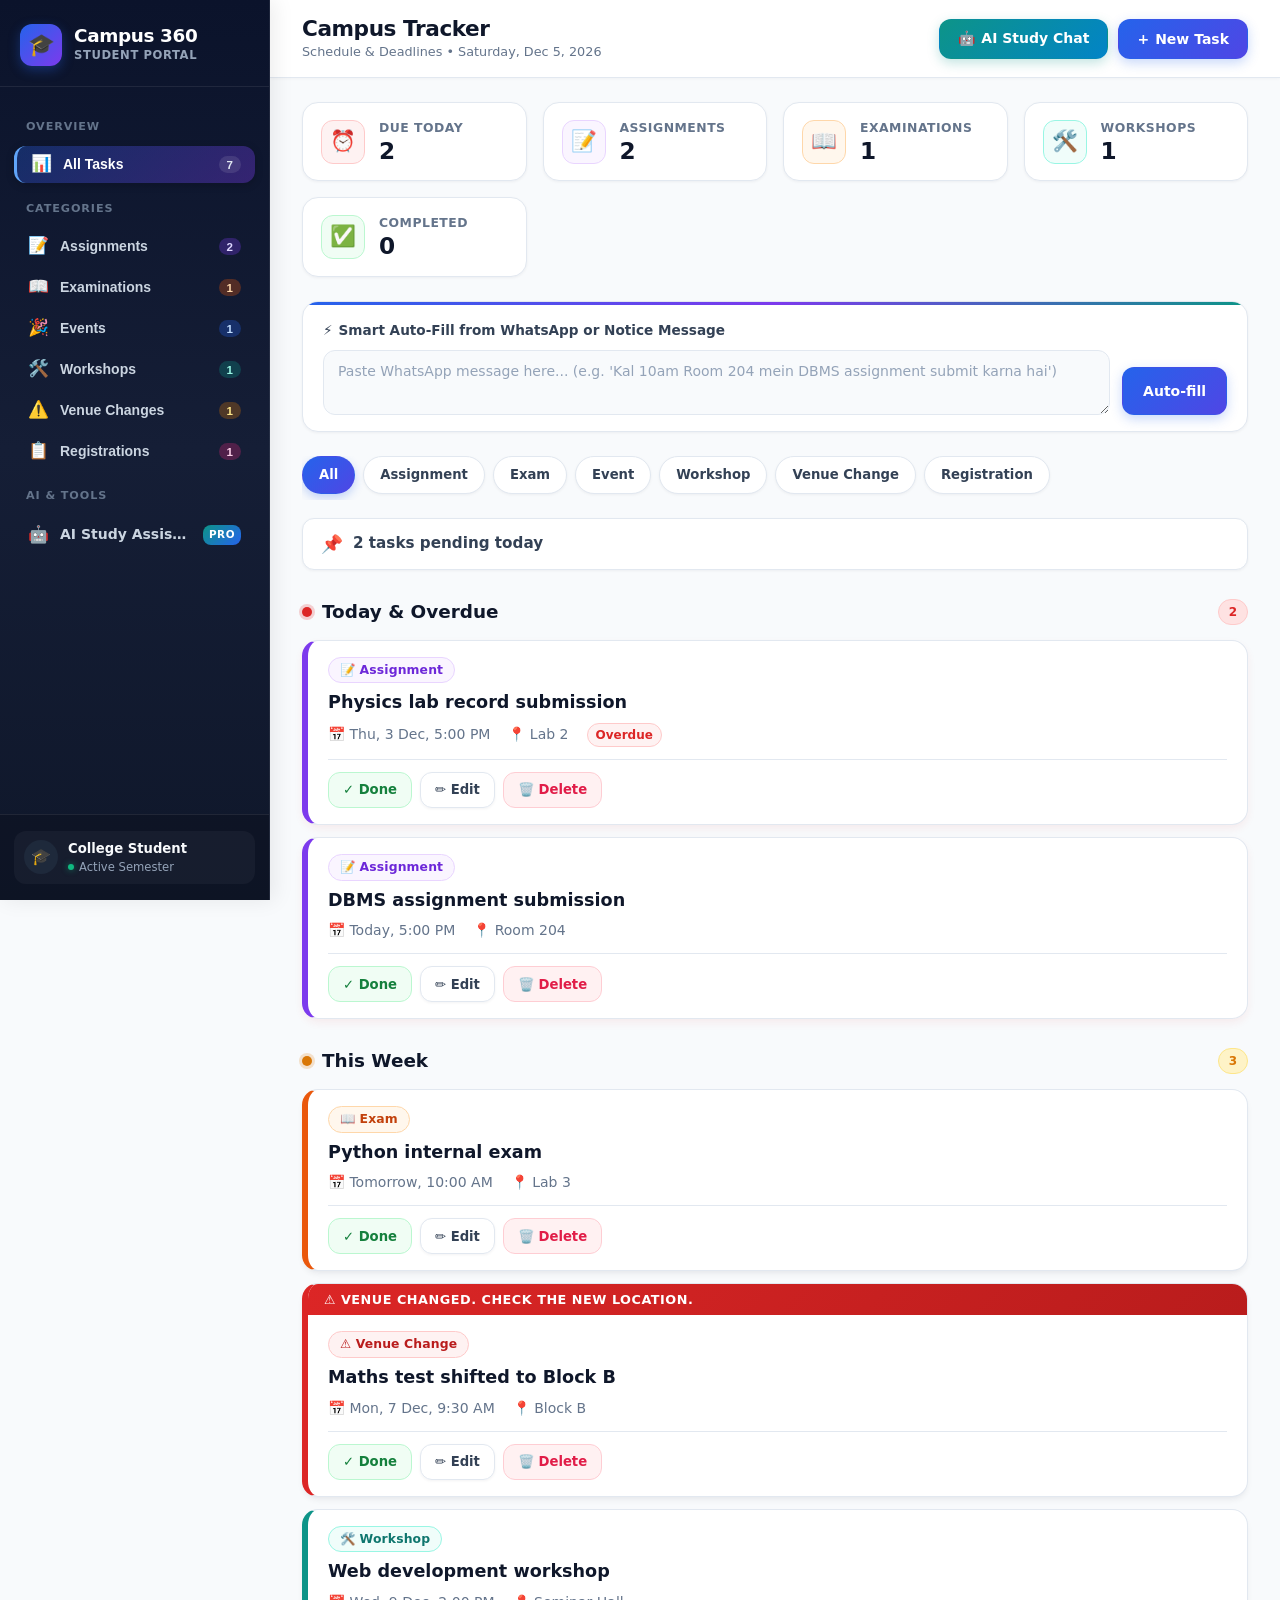
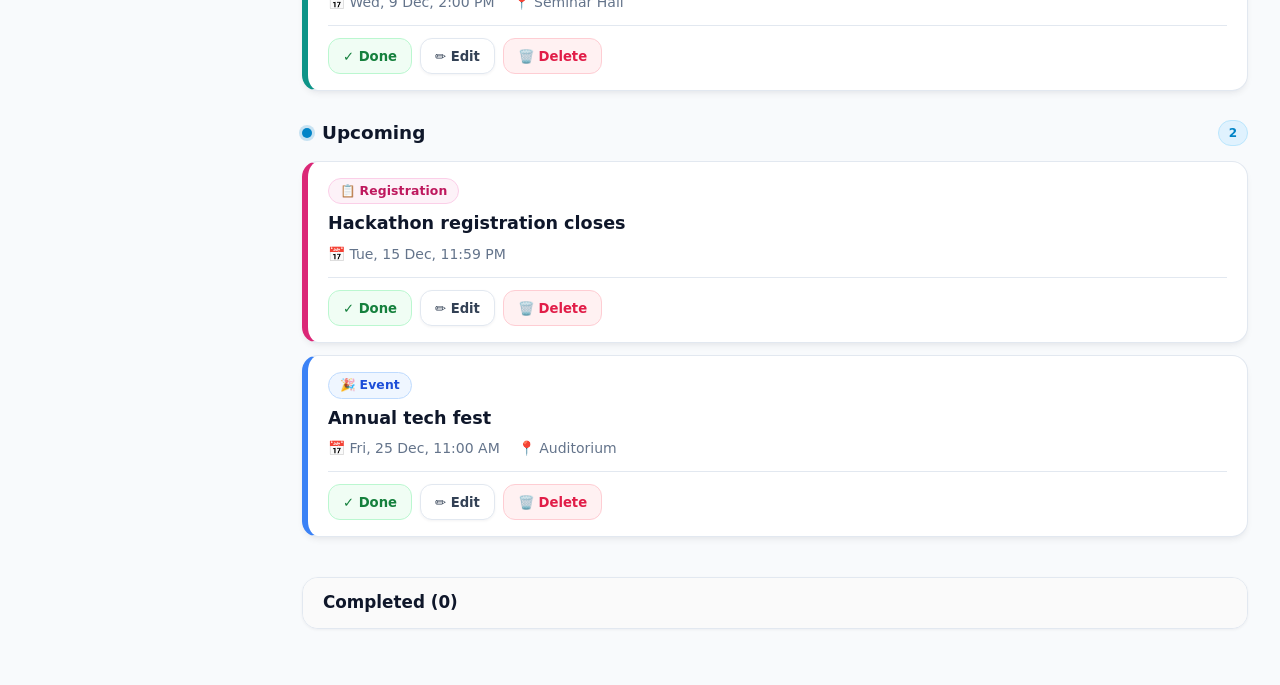
<file: index.html>
<!DOCTYPE html>
<html lang="en">

<head>
  <meta charset="UTF-8">
  <meta name="viewport" content="width=device-width, initial-scale=1">
  <title>Campus Tracker - Student SaaS Dashboard</title>
  <style>
    :root {
      /* Palette: Navy Blue, Royal Blue, Purple, Subtle Teal */
      --navy-dark: #0B132B;
      --navy-sidebar: #0F172A;
      --navy-sidebar-hover: #1E293B;
      --royal-blue: #2563EB;
      --royal-blue-hover: #1D4ED8;
      --royal-blue-light: #EFF6FF;
      --purple-primary: #7C3AED;
      --purple-light: #FAF5FF;
      --teal-accent: #0D9488;
      --teal-light: #F0FDFA;

      /* Surfaces & Clean Light Backgrounds */
      --bg-page: #F8FAFC;
      --bg-card: #FFFFFF;
      --bg-card-subtle: #F1F5F9;
      --border-card: #E2E8F0;
      --border-focus: #2563EB;

      /* Typography */
      --text-main: #0F172A;
      --text-secondary: #334155;
      --text-muted: #64748B;
      --text-subtle: #94A3B8;

      /* Soft Category Colors (Strict Specifications) */
      /* Events: Blue */
      --cat-event-bg: #EFF6FF;
      --cat-event-text: #1D4ED8;
      --cat-event-border: #BFDBFE;
      --cat-event-accent: #3B82F6;

      /* Assignments: Purple */
      --cat-assignment-bg: #FAF5FF;
      --cat-assignment-text: #6D28D9;
      --cat-assignment-border: #E9D5FF;
      --cat-assignment-accent: #7C3AED;

      /* Examinations: Orange */
      --cat-exam-bg: #FFF7ED;
      --cat-exam-text: #C2410C;
      --cat-exam-border: #FED7AA;
      --cat-exam-accent: #EA580C;

      /* Workshops: Teal */
      --cat-workshop-bg: #F0FDFA;
      --cat-workshop-text: #0F766E;
      --cat-workshop-border: #99F6E4;
      --cat-workshop-accent: #0D9488;

      /* Registrations: Pink */
      --cat-reg-bg: #FDF2F8;
      --cat-reg-text: #BE185D;
      --cat-reg-border: #FBCFE8;
      --cat-reg-accent: #DB2777;

      /* Venue Change: Amber/Red Notice */
      --cat-venue-bg: #FEF2F2;
      --cat-venue-text: #B91C1C;
      --cat-venue-border: #FECACA;
      --cat-venue-accent: #DC2626;

      /* Completed Tasks: Green */
      --cat-completed-bg: #F0FDF4;
      --cat-completed-text: #15803D;
      --cat-completed-border: #BBF7D0;
      --cat-completed-accent: #16A34A;

      /* Urgency Accents */
      --urgency-today: #DC2626;
      --urgency-week: #D97706;
      --urgency-upcoming: #0284C7;

      /* Shadows */
      --shadow-sm: 0 1px 3px 0 rgba(15, 23, 42, 0.05);
      --shadow-card: 0 4px 6px -1px rgba(15, 23, 42, 0.06), 0 2px 4px -2px rgba(15, 23, 42, 0.03);
      --shadow-hover: 0 12px 24px -4px rgba(15, 23, 42, 0.1), 0 4px 8px -2px rgba(15, 23, 42, 0.05);
      --shadow-modal: 0 25px 50px -12px rgba(15, 23, 42, 0.25);

      /* Radii */
      --radius-sm: 8px;
      --radius-md: 12px;
      --radius-lg: 16px;
      --radius-full: 9999px;
    }

    *,
    *::before,
    *::after {
      box-sizing: border-box;
      margin: 0;
      padding: 0;
    }

    body {
      background: var(--bg-page);
      color: var(--text-main);
      font-family: system-ui, -apple-system, BlinkMacSystemFont, "Segoe UI", Roboto, "Helvetica Neue", Arial, sans-serif;
      line-height: 1.5;
      min-height: 100vh;
      -webkit-font-smoothing: antialiased;
    }

    /* Overall SaaS Layout */
    .dashboard-layout {
      display: flex;
      min-height: 100vh;
      background: var(--bg-page);
    }

    .visually-hidden {
      position: absolute;
      width: 1px;
      height: 1px;
      overflow: hidden;
      clip: rect(0 0 0 0);
    }

    /* ==========================================================================
       Left Sidebar Navigation (SaaS Style with Subtle Navy Gradient)
       ========================================================================== */
    .sidebar {
      width: 270px;
      background: linear-gradient(180deg, #0B132B 0%, #151E36 50%, #0F172A 100%);
      color: #F8FAFC;
      display: flex;
      flex-direction: column;
      position: sticky;
      top: 0;
      height: 100vh;
      flex-shrink: 0;
      z-index: 40;
      border-right: 1px solid rgba(255, 255, 255, 0.08);
      box-shadow: 4px 0 20px rgba(0, 0, 0, 0.08);
      transition: transform 0.3s cubic-bezier(0.4, 0, 0.2, 1);
    }

    .sidebar-brand {
      padding: 24px 20px 20px;
      display: flex;
      align-items: center;
      gap: 12px;
      border-bottom: 1px solid rgba(255, 255, 255, 0.08);
    }

    .brand-logo-icon {
      width: 42px;
      height: 42px;
      border-radius: var(--radius-md);
      background: linear-gradient(135deg, #2563EB 0%, #7C3AED 100%);
      display: flex;
      align-items: center;
      justify-content: center;
      font-size: 1.35rem;
      color: #FFFFFF;
      box-shadow: 0 4px 12px rgba(37, 99, 235, 0.35);
      flex-shrink: 0;
    }

    .brand-info {
      display: flex;
      flex-direction: column;
      min-width: 0;
    }

    .brand-title {
      font-size: 1.15rem;
      font-weight: 800;
      color: #FFFFFF;
      letter-spacing: -0.02em;
      line-height: 1.2;
    }

    .brand-badge {
      font-size: 0.725rem;
      color: #94A3B8;
      font-weight: 600;
      text-transform: uppercase;
      letter-spacing: 0.05em;
    }

    .sidebar-nav {
      flex: 1;
      padding: 18px 14px;
      overflow-y: auto;
      display: flex;
      flex-direction: column;
      gap: 4px;
      scrollbar-width: none;
    }

    .sidebar-nav::-webkit-scrollbar {
      display: none;
    }

    .nav-section-label {
      font-size: 0.7rem;
      font-weight: 700;
      color: #64748B;
      text-transform: uppercase;
      letter-spacing: 0.08em;
      padding: 14px 12px 6px;
    }

    .sidebar-nav-item {
      display: flex;
      align-items: center;
      gap: 12px;
      padding: 10px 14px;
      border-radius: var(--radius-md);
      color: #CBD5E1;
      font-size: 0.875rem;
      font-weight: 600;
      background: transparent;
      border: none;
      cursor: pointer;
      text-align: left;
      text-decoration: none;
      transition: all 0.15s ease;
      width: 100%;
      user-select: none;
    }

    .sidebar-nav-item:hover {
      background: rgba(255, 255, 255, 0.06);
      color: #FFFFFF;
    }

    .sidebar-nav-item.active {
      background: linear-gradient(135deg, rgba(37, 99, 235, 0.3) 0%, rgba(124, 58, 237, 0.35) 100%);
      color: #FFFFFF;
      box-shadow: 0 2px 8px rgba(0, 0, 0, 0.2);
      border-left: 3px solid #60A5FA;
    }

    .nav-icon {
      font-size: 1.05rem;
      line-height: 1;
      display: flex;
      align-items: center;
      justify-content: center;
      width: 20px;
    }

    .nav-text {
      flex: 1;
      white-space: nowrap;
      overflow: hidden;
      text-overflow: ellipsis;
    }

    .nav-pill {
      font-size: 0.725rem;
      font-weight: 700;
      padding: 2px 8px;
      border-radius: var(--radius-full);
      background: rgba(255, 255, 255, 0.1);
      color: #E2E8F0;
    }

    .nav-pill.pill-purple { background: rgba(124, 58, 237, 0.3); color: #DDD6FE; }
    .nav-pill.pill-orange { background: rgba(234, 88, 12, 0.3); color: #FED7AA; }
    .nav-pill.pill-blue   { background: rgba(37, 99, 235, 0.3); color: #BFDBFE; }
    .nav-pill.pill-teal   { background: rgba(13, 148, 136, 0.3); color: #99F6E4; }
    .nav-pill.pill-pink   { background: rgba(219, 39, 119, 0.3); color: #FBCFE8; }
    .nav-pill.pill-amber  { background: rgba(217, 119, 6, 0.3); color: #FDE68A; }

    .nav-badge-new {
      font-size: 0.65rem;
      font-weight: 800;
      padding: 2px 6px;
      border-radius: var(--radius-sm);
      background: linear-gradient(135deg, #0D9488 0%, #2563EB 100%);
      color: #FFFFFF;
      letter-spacing: 0.05em;
    }

    .sidebar-footer {
      padding: 16px 14px;
      border-top: 1px solid rgba(255, 255, 255, 0.08);
      background: rgba(0, 0, 0, 0.15);
    }

    .user-mini-card {
      display: flex;
      align-items: center;
      gap: 10px;
      padding: 8px 10px;
      border-radius: var(--radius-md);
      background: rgba(255, 255, 255, 0.04);
    }

    .user-avatar {
      width: 34px;
      height: 34px;
      border-radius: 50%;
      background: #1E293B;
      display: flex;
      align-items: center;
      justify-content: center;
      font-size: 1rem;
    }

    .user-meta {
      display: flex;
      flex-direction: column;
      min-width: 0;
    }

    .user-name {
      font-size: 0.825rem;
      font-weight: 700;
      color: #F8FAFC;
    }

    .user-status {
      font-size: 0.725rem;
      color: #94A3B8;
      display: flex;
      align-items: center;
      gap: 5px;
    }

    .status-dot-active {
      width: 6px;
      height: 6px;
      border-radius: 50%;
      background: #10B981;
      box-shadow: 0 0 6px rgba(16, 185, 129, 0.6);
      display: inline-block;
    }

    /* Sidebar Mobile Backdrop */
    .sidebar-backdrop {
      display: none;
      position: fixed;
      inset: 0;
      background: rgba(15, 23, 42, 0.5);
      backdrop-filter: blur(3px);
      z-index: 35;
    }

    /* ==========================================================================
       Main Dashboard Area (Clean SaaS Layout)
       ========================================================================== */
    .main-wrapper {
      flex: 1;
      min-width: 0;
      display: flex;
      flex-direction: column;
      background: var(--bg-page);
    }

    /* Topbar */
    .dashboard-topbar {
      background: #FFFFFF;
      border-bottom: 1px solid var(--border-card);
      padding: 16px 32px;
      display: flex;
      align-items: center;
      justify-content: space-between;
      gap: 16px;
      position: sticky;
      top: 0;
      z-index: 30;
      box-shadow: 0 1px 3px rgba(15, 23, 42, 0.03);
    }

    .topbar-left {
      display: flex;
      align-items: center;
      gap: 14px;
    }

    .mobile-sidebar-toggle {
      display: none;
      background: transparent;
      border: 1px solid var(--border-card);
      border-radius: var(--radius-sm);
      color: var(--text-main);
      font-size: 1.25rem;
      width: 38px;
      height: 38px;
      cursor: pointer;
      align-items: center;
      justify-content: center;
    }

    .page-title {
      font-size: 1.35rem;
      font-weight: 800;
      color: var(--text-main);
      letter-spacing: -0.02em;
      line-height: 1.2;
    }

    .page-subtitle {
      font-size: 0.8rem;
      color: var(--text-muted);
      font-weight: 500;
    }

    .topbar-actions {
      display: flex;
      align-items: center;
      gap: 10px;
    }

    /* Attractive SaaS Buttons with Consistent Palette */
    .btn {
      display: inline-flex;
      align-items: center;
      justify-content: center;
      gap: 6px;
      min-height: 40px;
      padding: 0 18px;
      border-radius: var(--radius-md);
      font-family: inherit;
      font-size: 0.875rem;
      font-weight: 600;
      cursor: pointer;
      border: 1px solid transparent;
      transition: all 0.15s ease;
      text-decoration: none;
      white-space: nowrap;
      user-select: none;
    }

    .btn:active {
      transform: scale(0.98);
    }

    .btn-primary {
      background: linear-gradient(135deg, #2563EB 0%, #4F46E5 100%);
      color: #FFFFFF;
      box-shadow: 0 4px 12px rgba(37, 99, 235, 0.25);
    }

    .btn-primary:hover {
      background: linear-gradient(135deg, #1D4ED8 0%, #4338CA 100%);
      box-shadow: 0 6px 16px rgba(37, 99, 235, 0.35);
      transform: translateY(-1px);
    }

    .btn-ghost {
      background: #FFFFFF;
      color: var(--text-secondary);
      border: 1px solid var(--border-card);
      box-shadow: var(--shadow-sm);
    }

    .btn-ghost:hover {
      background: #F1F5F9;
      color: var(--text-main);
      border-color: #CBD5E1;
    }

    .btn-ai-header {
      background: linear-gradient(135deg, #0D9488 0%, #0284C7 100%);
      color: #FFFFFF;
      box-shadow: 0 4px 12px rgba(13, 148, 136, 0.25);
    }

    .btn-ai-header:hover {
      background: linear-gradient(135deg, #0F766E 0%, #0369A1 100%);
      box-shadow: 0 6px 16px rgba(13, 148, 136, 0.35);
      transform: translateY(-1px);
    }

    .btn-danger {
      background: #FFF1F2;
      color: #E11D48;
      border: 1px solid #FECDD3;
    }

    .btn-danger:hover {
      background: #FFE4E6;
      color: #BE123C;
      border-color: #FDA4AF;
    }

    /* Card Action Buttons */
    .btn-done-action {
      background: var(--cat-completed-bg);
      color: var(--cat-completed-text);
      border: 1px solid var(--cat-completed-border);
    }

    .btn-done-action:hover {
      background: #DCFCE7;
      color: #166534;
    }

    /* Main Container */
    .dashboard-main {
      padding: 24px 32px 56px;
      max-width: 1100px;
      width: 100%;
      margin: 0 auto;
    }

    /* ==========================================================================
       Visual Statistics Cards (KPI Dashboard Grid)
       ========================================================================== */
    .kpi-grid {
      display: grid;
      grid-template-columns: repeat(auto-fit, minmax(180px, 1fr));
      gap: 16px;
      margin-bottom: 24px;
    }

    .kpi-card {
      background: #FFFFFF;
      border: 1px solid var(--border-card);
      border-radius: var(--radius-lg);
      padding: 16px 18px;
      display: flex;
      align-items: center;
      gap: 14px;
      box-shadow: var(--shadow-sm);
      transition: all 0.2s ease;
      cursor: pointer;
      position: relative;
      overflow: hidden;
      user-select: none;
    }

    .kpi-card::before {
      content: "";
      position: absolute;
      top: 0;
      left: 0;
      right: 0;
      height: 3px;
      background: transparent;
      transition: background 0.2s ease;
    }

    .kpi-card:hover {
      transform: translateY(-2px);
      box-shadow: var(--shadow-card);
    }

    .kpi-card.kpi-urgent:hover::before { background: var(--urgency-today); }
    .kpi-card.kpi-purple:hover::before { background: var(--purple-primary); }
    .kpi-card.kpi-orange:hover::before { background: var(--cat-exam-accent); }
    .kpi-card.kpi-teal:hover::before { background: var(--teal-accent); }
    .kpi-card.kpi-green:hover::before { background: var(--cat-completed-accent); }

    .kpi-icon-wrap {
      width: 44px;
      height: 44px;
      border-radius: var(--radius-md);
      display: flex;
      align-items: center;
      justify-content: center;
      font-size: 1.3rem;
      flex-shrink: 0;
    }

    .icon-urgent { background: #FEF2F2; color: #DC2626; border: 1px solid #FECACA; }
    .icon-purple { background: var(--cat-assignment-bg); color: var(--cat-assignment-text); border: 1px solid var(--cat-assignment-border); }
    .icon-orange { background: var(--cat-exam-bg); color: var(--cat-exam-text); border: 1px solid var(--cat-exam-border); }
    .icon-teal   { background: var(--cat-workshop-bg); color: var(--cat-workshop-text); border: 1px solid var(--cat-workshop-border); }
    .icon-green  { background: var(--cat-completed-bg); color: var(--cat-completed-text); border: 1px solid var(--cat-completed-border); }

    .kpi-content {
      display: flex;
      flex-direction: column;
      min-width: 0;
    }

    .kpi-label {
      font-size: 0.775rem;
      font-weight: 600;
      color: var(--text-muted);
      text-transform: uppercase;
      letter-spacing: 0.04em;
    }

    .kpi-value {
      font-size: 1.45rem;
      font-weight: 800;
      color: var(--text-main);
      line-height: 1.15;
    }

    /* ==========================================================================
       Paste Message Box (WhatsApp Quick Add)
       ========================================================================== */
    .paste-box-card {
      background: #FFFFFF;
      border: 1px solid var(--border-card);
      border-radius: var(--radius-lg);
      box-shadow: var(--shadow-sm);
      padding: 16px 20px;
      margin-bottom: 24px;
      position: relative;
      overflow: hidden;
    }

    .paste-box-card::before {
      content: "";
      position: absolute;
      top: 0;
      left: 0;
      width: 100%;
      height: 3px;
      background: linear-gradient(90deg, #2563EB 0%, #7C3AED 50%, #0D9488 100%);
    }

    .paste-box-header {
      margin-bottom: 8px;
    }

    .paste-title-label {
      font-size: 0.85rem;
      font-weight: 700;
      color: var(--text-secondary);
      display: inline-flex;
      align-items: center;
      gap: 6px;
    }

    .paste-box-body {
      display: flex;
      gap: 12px;
      align-items: flex-end;
    }

    textarea#paste-input {
      flex: 1;
      width: 100%;
      padding: 10px 14px;
      font: inherit;
      font-size: 0.925rem;
      color: var(--text-main);
      background: #F8FAFC;
      border: 1px solid #E2E8F0;
      border-radius: var(--radius-md);
      resize: vertical;
      min-height: 48px;
      line-height: 1.45;
      transition: all 0.15s ease;
    }

    textarea#paste-input::placeholder {
      color: var(--text-subtle);
      font-size: 0.875rem;
    }

    textarea#paste-input:focus {
      outline: none;
      border-color: var(--royal-blue);
      box-shadow: 0 0 0 3px rgba(37, 99, 235, 0.15);
      background: #FFFFFF;
    }

    .btn-autofill {
      height: 48px;
      padding: 0 20px;
    }

    /* ==========================================================================
       Filter Chips Navigation
       ========================================================================== */
    .filters-row-wrap {
      margin-bottom: 18px;
    }

    .filters {
      display: flex;
      gap: 8px;
      overflow-x: auto;
      padding-bottom: 6px;
      scrollbar-width: thin;
    }

    .chip {
      flex: none;
      min-height: 38px;
      padding: 0 16px;
      background: #FFFFFF;
      color: var(--text-secondary);
      border: 1px solid var(--border-card);
      border-radius: var(--radius-full);
      font: inherit;
      font-size: 0.825rem;
      font-weight: 600;
      cursor: pointer;
      transition: all 0.15s ease;
      box-shadow: var(--shadow-sm);
    }

    .chip:hover {
      background: #F1F5F9;
      color: var(--text-main);
      border-color: #CBD5E1;
    }

    .chip.active {
      background: linear-gradient(135deg, #2563EB 0%, #4F46E5 100%);
      border-color: transparent;
      color: #FFFFFF;
      box-shadow: 0 4px 10px rgba(37, 99, 235, 0.25);
    }

    /* ==========================================================================
       Summary Status Line
       ========================================================================== */
    .summary-card {
      background: #FFFFFF;
      border: 1px solid var(--border-card);
      border-radius: var(--radius-md);
      padding: 12px 18px;
      display: flex;
      align-items: center;
      gap: 10px;
      margin-bottom: 28px;
      box-shadow: var(--shadow-sm);
    }

    .summary-icon {
      font-size: 1.1rem;
    }

    .summary {
      font-size: 0.95rem;
      font-weight: 700;
      color: var(--text-secondary);
      margin: 0;
    }

    /* ==========================================================================
       Timeline Sections (Today, This Week, Upcoming)
       ========================================================================== */
    .sections-container {
      display: flex;
      flex-direction: column;
      gap: 28px;
    }

    .group {
      margin-top: 0;
    }

    .section-heading-bar {
      display: flex;
      align-items: center;
      justify-content: space-between;
      margin-bottom: 14px;
    }

    .section-title-wrap {
      display: flex;
      align-items: center;
      gap: 10px;
    }

    .section-dot {
      width: 10px;
      height: 10px;
      border-radius: 50%;
      display: inline-block;
    }

    .dot-today {
      background: var(--urgency-today);
      box-shadow: 0 0 0 3px rgba(220, 38, 38, 0.2);
    }

    .dot-week {
      background: var(--urgency-week);
      box-shadow: 0 0 0 3px rgba(217, 119, 6, 0.2);
    }

    .dot-later {
      background: var(--urgency-upcoming);
      box-shadow: 0 0 0 3px rgba(2, 132, 199, 0.2);
    }

    .group h2 {
      margin: 0;
      padding: 0;
      font-size: 1.15rem;
      font-weight: 800;
      color: var(--text-main);
      border-left: none;
    }

    .section-count-pill {
      font-size: 0.75rem;
      font-weight: 700;
      padding: 3px 10px;
      border-radius: var(--radius-full);
    }

    .pill-today { background: #FEE2E2; color: #DC2626; border: 1px solid #FECACA; }
    .pill-week  { background: #FEF3C7; color: #D97706; border: 1px solid #FDE68A; }
    .pill-later { background: #E0F2FE; color: #0284C7; border: 1px solid #BAE6FD; }

    .list {
      display: flex;
      flex-direction: column;
      gap: 12px;
    }

    .empty {
      margin: 0;
      padding: 20px;
      text-align: center;
      color: var(--text-muted);
      background: #FFFFFF;
      border: 1px dashed var(--border-card);
      border-radius: var(--radius-lg);
      font-weight: 600;
      font-size: 0.95rem;
    }

    /* ==========================================================================
       Item Card Component (SaaS Dashboard Card)
       ========================================================================== */
    .card {
      background: var(--bg-card);
      border-radius: var(--radius-lg);
      border: 1px solid var(--border-card);
      border-left: 6px solid var(--border-card);
      box-shadow: var(--shadow-card);
      overflow: hidden;
      transition: transform 0.2s ease, box-shadow 0.2s ease, border-color 0.2s ease;
      position: relative;
    }

    .card:hover {
      transform: translateY(-2px);
      box-shadow: var(--shadow-hover);
    }

    /* Category Specific Left Border */
    .card-type-event { border-left-color: var(--cat-event-accent); }
    .card-type-assignment { border-left-color: var(--cat-assignment-accent); }
    .card-type-exam { border-left-color: var(--cat-exam-accent); }
    .card-type-workshop { border-left-color: var(--cat-workshop-accent); }
    .card-type-venue-change { border-left-color: var(--cat-venue-accent); }
    .card-type-registration { border-left-color: var(--cat-reg-accent); }

    .card-urgent {
      box-shadow: 0 4px 10px -1px rgba(220, 38, 38, 0.08);
    }

    .card-done {
      border-left-color: var(--cat-completed-accent) !important;
      background: #FAFAFA;
      opacity: 0.78;
    }

    .card-done .card-title {
      text-decoration: line-through;
      color: var(--text-muted);
    }

    .banner {
      margin: 0;
      padding: 6px 16px;
      background: linear-gradient(135deg, #DC2626 0%, #B91C1C 100%);
      color: #FFFFFF;
      font-size: 0.8rem;
      font-weight: 800;
      letter-spacing: 0.04em;
      text-transform: uppercase;
      display: flex;
      align-items: center;
      gap: 6px;
    }

    .card-body {
      padding: 16px 20px;
    }

    /* Category Badges (Soft & Colorful) */
    .badge {
      display: inline-flex;
      align-items: center;
      gap: 5px;
      margin-bottom: 8px;
      padding: 3px 11px;
      border-radius: var(--radius-full);
      font-size: 0.775rem;
      font-weight: 700;
      letter-spacing: 0.01em;
      border: 1px solid transparent;
    }

    .badge-event {
      background: var(--cat-event-bg);
      color: var(--cat-event-text);
      border-color: var(--cat-event-border);
    }

    .badge-assignment {
      background: var(--cat-assignment-bg);
      color: var(--cat-assignment-text);
      border-color: var(--cat-assignment-border);
    }

    .badge-exam {
      background: var(--cat-exam-bg);
      color: var(--cat-exam-text);
      border-color: var(--cat-exam-border);
    }

    .badge-workshop {
      background: var(--cat-workshop-bg);
      color: var(--cat-workshop-text);
      border-color: var(--cat-workshop-border);
    }

    .badge-venue-change {
      background: var(--cat-venue-bg);
      color: var(--cat-venue-text);
      border-color: var(--cat-venue-border);
    }

    .badge-registration {
      background: var(--cat-reg-bg);
      color: var(--cat-reg-text);
      border-color: var(--cat-reg-border);
    }

    .card-title {
      margin: 0 0 8px;
      font-size: 1.1rem;
      font-weight: 800;
      color: var(--text-main);
      line-height: 1.35;
    }

    .card-meta {
      display: flex;
      flex-wrap: wrap;
      align-items: center;
      gap: 8px 18px;
      margin: 0 0 12px;
      color: var(--text-muted);
      font-size: 0.875rem;
    }

    .card-meta span {
      display: inline-flex;
      align-items: center;
      gap: 4px;
    }

    .overdue {
      color: var(--urgency-today);
      font-weight: 800;
      background: #FEF2F2;
      padding: 2px 8px;
      border-radius: var(--radius-full);
      border: 1px solid #FECACA;
      font-size: 0.75rem;
    }

    .card-actions {
      display: flex;
      align-items: center;
      gap: 8px;
      margin-top: 12px;
      padding-top: 12px;
      border-top: 1px solid var(--border-card);
    }

    .card-actions .btn {
      min-height: 36px;
      padding: 0 14px;
      font-size: 0.825rem;
    }

    /* Completed Collapsible Section */
    .completed {
      margin: 12px 0 0;
      border: 1px solid var(--border-card);
      border-radius: var(--radius-lg);
      background: #FFFFFF;
      overflow: hidden;
      box-shadow: var(--shadow-sm);
    }

    .completed summary {
      min-height: 48px;
      padding: 12px 20px;
      font-weight: 700;
      font-size: 1.05rem;
      cursor: pointer;
      color: var(--text-main);
      background: #FAFAFA;
      display: flex;
      align-items: center;
      transition: background 0.15s ease;
    }

    .completed summary:hover {
      background: #F1F5F9;
    }

    .completed .list {
      padding: 16px;
      background: #FFFFFF;
    }

    /* ==========================================================================
       Modal Dialog Component
       ========================================================================== */
    .modal-overlay {
      position: fixed;
      inset: 0;
      z-index: 50;
      padding: 16px;
      display: flex;
      align-items: center;
      justify-content: center;
      background: rgba(15, 23, 42, 0.55);
      backdrop-filter: blur(4px);
      animation: fade-in 0.2s ease;
    }

    .modal-overlay[hidden] {
      display: none;
    }

    .modal {
      width: 100%;
      max-width: 480px;
      max-height: 90vh;
      overflow-y: auto;
      padding: 26px 28px;
      background: #FFFFFF;
      border-radius: 20px;
      box-shadow: var(--shadow-modal);
      border: 1px solid var(--border-card);
    }

    .modal h2 {
      margin: 0 0 16px;
      font-size: 1.35rem;
      font-weight: 800;
      color: var(--text-main);
      padding-bottom: 12px;
      border-bottom: 1px solid #F1F5F9;
    }

    .modal label {
      display: block;
      margin: 12px 0 5px;
      font-weight: 700;
      font-size: 0.85rem;
      color: var(--text-secondary);
    }

    .modal input,
    .modal select {
      width: 100%;
      padding: 10px 14px;
      font: inherit;
      font-size: 0.925rem;
      color: var(--text-main);
      background: #F8FAFC;
      border: 1px solid #CBD5E1;
      border-radius: var(--radius-md);
      transition: all 0.15s ease;
    }

    .modal input:focus,
    .modal select:focus {
      outline: none;
      border-color: var(--royal-blue);
      box-shadow: 0 0 0 3px rgba(37, 99, 235, 0.15);
      background: #FFFFFF;
    }

    .error {
      min-height: 1.2em;
      margin: 4px 0 0;
      color: var(--urgency-today);
      font-size: 0.8rem;
      font-weight: 600;
    }

    .form-actions {
      display: flex;
      justify-content: flex-end;
      gap: 10px;
      margin-top: 20px;
      padding-top: 14px;
      border-top: 1px solid #F1F5F9;
    }

    @keyframes fade-in {
      from { opacity: 0; transform: scale(0.97); }
      to { opacity: 1; transform: scale(1); }
    }

    /* ==========================================================================
       Responsive Breakpoints (Desktop, Tablet, Mobile)
       ========================================================================== */
    @media (max-width: 1023px) {
      .sidebar {
        position: fixed;
        left: 0;
        top: 0;
        bottom: 0;
        transform: translateX(-100%);
        z-index: 50;
      }

      body.sidebar-open .sidebar {
        transform: translateX(0);
      }

      body.sidebar-open .sidebar-backdrop {
        display: block;
      }

      .mobile-sidebar-toggle {
        display: inline-flex;
      }

      .dashboard-topbar {
        padding: 14px 20px;
      }

      .dashboard-main {
        padding: 20px;
      }

      .kpi-grid {
        grid-template-columns: repeat(auto-fit, minmax(150px, 1fr));
      }
    }

    @media (max-width: 640px) {
      .dashboard-topbar {
        padding: 12px 16px;
      }

      .page-title {
        font-size: 1.15rem;
      }

      .page-subtitle {
        display: none;
      }

      .dashboard-main {
        padding: 16px;
      }

      .paste-box-body {
        flex-direction: column;
        align-items: stretch;
      }

      .btn-autofill {
        width: 100%;
        height: 42px;
      }

      .card-actions {
        flex-wrap: wrap;
      }

      .card-actions .btn {
        flex: 1 1 auto;
      }
    }
  </style>
</head>

<body>
  <div class="dashboard-layout">
    <!-- Sidebar Backdrop for mobile -->
    <div id="sidebar-backdrop" class="sidebar-backdrop"></div>

    <!-- Left Sidebar Navigation -->
    <aside class="sidebar" id="sidebar">
      <div class="sidebar-brand">
        <div class="brand-logo-icon" aria-hidden="true">🎓</div>
        <div class="brand-info">
          <h1 class="brand-title">Campus 360</h1>
          <span class="brand-badge">Student Portal</span>
        </div>
      </div>

      <nav class="sidebar-nav" aria-label="Main navigation">
        <div class="nav-section-label">Overview</div>
        <button type="button" class="sidebar-nav-item active" data-filter="All">
          <span class="nav-icon" aria-hidden="true">📊</span>
          <span class="nav-text">All Tasks</span>
          <span class="nav-pill" id="side-count-all">0</span>
        </button>

        <div class="nav-section-label">Categories</div>
        <button type="button" class="sidebar-nav-item nav-assignments" data-filter="Assignment">
          <span class="nav-icon" aria-hidden="true">📝</span>
          <span class="nav-text">Assignments</span>
          <span class="nav-pill pill-purple" id="side-count-assignments">0</span>
        </button>
        <button type="button" class="sidebar-nav-item nav-exams" data-filter="Exam">
          <span class="nav-icon" aria-hidden="true">📖</span>
          <span class="nav-text">Examinations</span>
          <span class="nav-pill pill-orange" id="side-count-exams">0</span>
        </button>
        <button type="button" class="sidebar-nav-item nav-events" data-filter="Event">
          <span class="nav-icon" aria-hidden="true">🎉</span>
          <span class="nav-text">Events</span>
          <span class="nav-pill pill-blue" id="side-count-events">0</span>
        </button>
        <button type="button" class="sidebar-nav-item nav-workshops" data-filter="Workshop">
          <span class="nav-icon" aria-hidden="true">🛠️</span>
          <span class="nav-text">Workshops</span>
          <span class="nav-pill pill-teal" id="side-count-workshops">0</span>
        </button>
        <button type="button" class="sidebar-nav-item nav-venues" data-filter="Venue Change">
          <span class="nav-icon" aria-hidden="true">⚠️</span>
          <span class="nav-text">Venue Changes</span>
          <span class="nav-pill pill-amber" id="side-count-venues">0</span>
        </button>
        <button type="button" class="sidebar-nav-item nav-regs" data-filter="Registration">
          <span class="nav-icon" aria-hidden="true">📋</span>
          <span class="nav-text">Registrations</span>
          <span class="nav-pill pill-pink" id="side-count-regs">0</span>
        </button>

        <div class="nav-section-label">AI &amp; Tools</div>
        <a href="chat.html" class="sidebar-nav-item nav-ai">
          <span class="nav-icon" aria-hidden="true">🤖</span>
          <span class="nav-text">AI Study Assistant</span>
          <span class="nav-badge-new">PRO</span>
        </a>
      </nav>

      <div class="sidebar-footer">
        <div class="user-mini-card">
          <div class="user-avatar" aria-hidden="true">🎓</div>
          <div class="user-meta">
            <span class="user-name">College Student</span>
            <span class="user-status"><span class="status-dot-active"></span> Active Semester</span>
          </div>
        </div>
      </div>
    </aside>

    <!-- Main Content Area -->
    <div class="main-wrapper">
      <!-- Topbar Header -->
      <header class="dashboard-topbar">
        <div class="topbar-left">
          <button type="button" id="sidebar-toggle-btn" class="mobile-sidebar-toggle" aria-label="Toggle sidebar menu">
            ☰
          </button>
          <div>
            <h2 class="page-title">Campus Tracker</h2>
            <p class="page-subtitle" id="topbar-date-display">Today's Schedule &amp; Deadlines</p>
          </div>
        </div>

        <div class="topbar-actions">
          <a href="chat.html" class="btn btn-ai-header" aria-label="Open AI Study Assistant">
            <span aria-hidden="true">🤖</span> AI Study Chat
          </a>
          <button type="button" id="new-btn" class="btn btn-primary">
            <span aria-hidden="true">+</span> New Task
          </button>
        </div>
      </header>

      <!-- Dashboard Main Body -->
      <main class="dashboard-main">
        <!-- Visual KPI Stat Cards Grid -->
        <section class="kpi-grid" aria-label="Visual Statistics">
          <div class="kpi-card kpi-urgent" data-filter-target="today" title="View Today & Overdue tasks">
            <div class="kpi-icon-wrap icon-urgent" aria-hidden="true">⏰</div>
            <div class="kpi-content">
              <span class="kpi-label">Due Today</span>
              <span class="kpi-value" id="kpi-today-count">0</span>
            </div>
          </div>

          <div class="kpi-card kpi-purple" data-filter-target="Assignment" title="Filter Assignments">
            <div class="kpi-icon-wrap icon-purple" aria-hidden="true">📝</div>
            <div class="kpi-content">
              <span class="kpi-label">Assignments</span>
              <span class="kpi-value" id="kpi-assignments-count">0</span>
            </div>
          </div>

          <div class="kpi-card kpi-orange" data-filter-target="Exam" title="Filter Examinations">
            <div class="kpi-icon-wrap icon-orange" aria-hidden="true">📖</div>
            <div class="kpi-content">
              <span class="kpi-label">Examinations</span>
              <span class="kpi-value" id="kpi-exams-count">0</span>
            </div>
          </div>

          <div class="kpi-card kpi-teal" data-filter-target="Workshop" title="Filter Workshops">
            <div class="kpi-icon-wrap icon-teal" aria-hidden="true">🛠️</div>
            <div class="kpi-content">
              <span class="kpi-label">Workshops</span>
              <span class="kpi-value" id="kpi-workshops-count">0</span>
            </div>
          </div>

          <div class="kpi-card kpi-green" data-filter-target="completed" title="View Completed Tasks">
            <div class="kpi-icon-wrap icon-green" aria-hidden="true">✅</div>
            <div class="kpi-content">
              <span class="kpi-label">Completed</span>
              <span class="kpi-value" id="kpi-completed-count">0</span>
            </div>
          </div>
        </section>

        <!-- Smart WhatsApp Paste Box -->
        <section class="paste-box-card" aria-label="Paste a message">
          <div class="paste-box-header">
            <label for="paste-input" class="paste-title-label">
              <span>⚡</span> Smart Auto-Fill from WhatsApp or Notice Message
            </label>
          </div>
          <div class="paste-box-body">
            <textarea id="paste-input" rows="2" placeholder="Paste WhatsApp message here... (e.g. 'Kal 10am Room 204 mein DBMS assignment submit karna hai')"></textarea>
            <button type="button" id="autofill-btn" class="btn btn-primary btn-autofill">Auto-fill</button>
          </div>
        </section>

        <!-- Category Filter Chips -->
        <section class="filters-row-wrap" aria-label="Filter by type">
          <nav id="filters" class="filters" aria-label="Filter by type"></nav>
        </section>

        <!-- Summary Status Line -->
        <div class="summary-card">
          <span class="summary-icon" aria-hidden="true">📌</span>
          <p id="summary" class="summary" aria-live="polite">Loading schedule...</p>
        </div>

        <!-- Sections: Today, This Week, Upcoming, Completed -->
        <div class="sections-container">
          <!-- Today Group -->
          <section class="group group-today" aria-labelledby="h-today">
            <div class="section-heading-bar">
              <div class="section-title-wrap">
                <span class="section-dot dot-today" aria-hidden="true"></span>
                <h2 id="h-today">Today &amp; Overdue</h2>
              </div>
              <span class="section-count-pill pill-today" id="badge-count-today">0</span>
            </div>
            <div id="list-today" class="list"></div>
          </section>

          <!-- This Week Group -->
          <section class="group group-week" aria-labelledby="h-week">
            <div class="section-heading-bar">
              <div class="section-title-wrap">
                <span class="section-dot dot-week" aria-hidden="true"></span>
                <h2 id="h-week">This Week</h2>
              </div>
              <span class="section-count-pill pill-week" id="badge-count-week">0</span>
            </div>
            <div id="list-week" class="list"></div>
          </section>

          <!-- Upcoming Group -->
          <section class="group group-later" aria-labelledby="h-later">
            <div class="section-heading-bar">
              <div class="section-title-wrap">
                <span class="section-dot dot-later" aria-hidden="true"></span>
                <h2 id="h-later">Upcoming</h2>
              </div>
              <span class="section-count-pill pill-later" id="badge-count-later">0</span>
            </div>
            <div id="list-later" class="list"></div>
          </section>

          <!-- Completed Section -->
          <details class="completed" id="completed-details">
            <summary id="completed-summary">Completed (0)</summary>
            <div id="list-completed" class="list"></div>
          </details>
        </div>
      </main>
    </div>
  </div>

  <!-- Add / Edit Modal Window -->
  <div id="modal" class="modal-overlay" hidden>
    <div class="modal" role="dialog" aria-modal="true" aria-labelledby="modal-title">
      <h2 id="modal-title">New item</h2>
      <form id="item-form" novalidate>
        <label for="f-title">Title</label>
        <input id="f-title" type="text" maxlength="100" placeholder="e.g. DBMS Assignment Submission" required>
        <p class="error" id="err-title"></p>

        <label for="f-type">Type</label>
        <select id="f-type" required></select>

        <label for="f-date">Date</label>
        <input id="f-date" type="date" required>
        <p class="error" id="err-date"></p>

        <label for="f-time">Time (optional)</label>
        <input id="f-time" type="time">

        <label for="f-venue">Venue (optional)</label>
        <input id="f-venue" type="text" maxlength="60" placeholder="e.g. Room 204 or Online">

        <div class="form-actions">
          <button type="button" id="cancel-btn" class="btn btn-ghost">Cancel</button>
          <button type="submit" class="btn btn-primary">Save Task</button>
        </div>
      </form>
    </div>
  </div>

  <script>
    "use strict";

    /* ==========================================================================
       1. Constants and Global State
       ========================================================================== */
    const STORAGE_KEY = "campusTrackerItems";
    const TYPES = ["Assignment", "Exam", "Event", "Workshop", "Venue Change", "Registration"];
    const TYPE_ICONS = {
      "Assignment": "📝", 
      "Exam": "📖", 
      "Event": "🎉",
      "Workshop": "🛠️", 
      "Venue Change": "⚠️", 
      "Registration": "📋"
    };
    const MONTHS = ["jan", "feb", "mar", "apr", "may", "jun", "jul", "aug", "sep", "oct", "nov", "dec"];
    const WEEKDAYS = ["sunday", "monday", "tuesday", "wednesday", "thursday", "friday", "saturday"];

    let items = [];
    let activeFilter = "All";
    let editingId = null;
    let lastFocusedElement = null;

    /* ==========================================================================
       2. DOM Creation Helpers
       ========================================================================== */

    // Creates an element with an optional class and text (text is set safely via textContent).
    function createElement(tag, className, text) {
      const node = document.createElement(tag);
      if (className) node.className = className;
      if (text !== undefined) node.textContent = text;
      return node;
    }

    // Creates a button with a label, a CSS class and a click handler.
    function createButton(label, className, onClick) {
      const button = createElement("button", "btn " + className, label);
      button.type = "button";
      button.addEventListener("click", onClick);
      return button;
    }

    /* ==========================================================================
       3. Date and Time Helpers
       ========================================================================== */

    // Returns today's date at midnight (local time).
    function startOfToday() {
      const now = new Date();
      return new Date(now.getFullYear(), now.getMonth(), now.getDate());
    }

    // Returns a new date that is `days` days after `date`.
    function addDays(date, days) {
      return new Date(date.getFullYear(), date.getMonth(), date.getDate() + days);
    }

    // Pads a number to two digits, e.g. 5 -> "05".
    function pad(number) {
      return String(number).padStart(2, "0");
    }

    // Converts a Date to "YYYY-MM-DD".
    function toDateString(date) {
      return date.getFullYear() + "-" + pad(date.getMonth() + 1) + "-" + pad(date.getDate());
    }

    // Converts "YYYY-MM-DD" to a local Date.
    function fromDateString(text) {
      const parts = text.split("-").map(Number);
      return new Date(parts[0], parts[1] - 1, parts[2]);
    }

    // Returns how many days from today a date string is (negative = past).
    function daysFromToday(text) {
      return Math.round((fromDateString(text) - startOfToday()) / 86400000);
    }

    // Turns a date string into "Today", "Tomorrow", "Yesterday" or "Fri, 14 Nov".
    function formatDate(text) {
      const diff = daysFromToday(text);
      if (diff === 0) return "Today";
      if (diff === 1) return "Tomorrow";
      if (diff === -1) return "Yesterday";
      const date = fromDateString(text);
      const options = { weekday: "short", day: "numeric", month: "short" };
      if (date.getFullYear() !== startOfToday().getFullYear()) options.year = "numeric";
      return date.toLocaleDateString("en-IN", options);
    }

    // Turns "14:30" into "2:30 PM".
    function formatTime(text) {
      if (!text) return "";
      const parts = text.split(":").map(Number);
      const suffix = parts[0] >= 12 ? "PM" : "AM";
      const hour12 = parts[0] % 12 || 12;
      return hour12 + ":" + pad(parts[1]) + " " + suffix;
    }

    /* ==========================================================================
       4. LocalStorage Persistence & Sample Seeding
       ========================================================================== */

    // Generates a reasonably unique id for a new item.
    function generateId() {
      return String(Date.now()) + Math.floor(Math.random() * 1000);
    }

    // Reads items from localStorage. Returns null if nothing is stored yet.
    function loadItems() {
      try {
        const raw = localStorage.getItem(STORAGE_KEY);
        if (raw === null) return null;
        const parsed = JSON.parse(raw);
        return Array.isArray(parsed) ? parsed : null;
      } catch (error) {
        return null;
      }
    }

    // Writes the current items to localStorage.
    function saveItems() {
      try {
        localStorage.setItem(STORAGE_KEY, JSON.stringify(items));
      } catch (error) {
        console.warn("Could not save items:", error);
      }
    }

    // Builds sample items with dates relative to today (overdue, today, tomorrow, this week, later).
    function createSampleItems() {
      const today = startOfToday();
      function make(offset, title, type, time, venue) {
        return {
          id: generateId() + offset, 
          title: title, 
          type: type,
          date: toDateString(addDays(today, offset)), 
          time: time, 
          venue: venue, 
          done: false
        };
      }
      return [
        make(-2, "Physics lab record submission", "Assignment", "17:00", "Lab 2"),
        make(0, "DBMS assignment submission", "Assignment", "17:00", "Room 204"),
        make(1, "Python internal exam", "Exam", "10:00", "Lab 3"),
        make(2, "Maths test shifted to Block B", "Venue Change", "09:30", "Block B"),
        make(4, "Web development workshop", "Workshop", "14:00", "Seminar Hall"),
        make(10, "Hackathon registration closes", "Registration", "23:59", ""),
        make(20, "Annual tech fest", "Event", "11:00", "Auditorium")
      ];
    }

    /* ==========================================================================
       5. Sorting and Grouping
       ========================================================================== */

    // Sorts by date, then by time (items without a time go last).
    function compareItems(a, b) {
      if (a.date !== b.date) return a.date < b.date ? -1 : 1;
      const timeA = a.time || "99:99";
      const timeB = b.time || "99:99";
      return timeA < timeB ? -1 : timeA > timeB ? 1 : 0;
    }

    // Returns "today" (includes overdue), "week" (next 7 days) or "later".
    function getSection(item) {
      const diff = daysFromToday(item.date);
      if (diff <= 0) return "today";
      if (diff <= 7) return "week";
      return "later";
    }

    /* ==========================================================================
       6. Rendering Cards & UI Components
       ========================================================================== */

    // Builds one item card with modern category styling.
    function createCard(item) {
      const diff = daysFromToday(item.date);
      let urgency = "later";
      if (item.done) urgency = "done";
      else if (diff <= 0) urgency = "urgent";
      else if (diff <= 7) urgency = "soon";

      const typeSlug = item.type.toLowerCase().replace(/\s+/g, "-");
      const card = createElement("article", "card card-" + urgency + " card-type-" + typeSlug);
      card.setAttribute("data-type", item.type);

      if (item.type === "Venue Change") {
        card.appendChild(createElement("p", "banner", "⚠️ Venue changed. Check the new location."));
      }

      const body = createElement("div", "card-body");
      const badgeClass = "badge badge-" + typeSlug;
      body.appendChild(createElement("span", badgeClass, TYPE_ICONS[item.type] + " " + item.type));
      body.appendChild(createElement("h3", "card-title", item.title));

      const meta = createElement("p", "card-meta");
      const when = formatDate(item.date) + (item.time ? ", " + formatTime(item.time) : "");
      meta.appendChild(createElement("span", "", "📅 " + when));
      if (item.venue) meta.appendChild(createElement("span", "", "📍 " + item.venue));
      if (!item.done && diff < 0) meta.appendChild(createElement("span", "overdue", "Overdue"));
      body.appendChild(meta);

      const actions = createElement("div", "card-actions");
      const doneBtnClass = item.done ? "btn-ghost" : "btn-done-action";
      actions.appendChild(createButton(item.done ? "↩ Undo" : "✓ Done", doneBtnClass, function () { toggleDone(item.id); }));
      actions.appendChild(createButton("✏️ Edit", "btn-ghost", function () { openModal(item, item.id); }));
      actions.appendChild(createButton("🗑️ Delete", "btn-danger", function () { deleteItem(item.id); }));
      body.appendChild(actions);

      card.appendChild(body);
      return card;
    }

    // Fills a list container with cards, or an empty message.
    function renderList(container, list, emptyText) {
      container.replaceChildren();
      if (list.length === 0) {
        container.appendChild(createElement("p", "empty", emptyText));
        return;
      }
      list.forEach(function (item) { container.appendChild(createCard(item)); });
    }

    // Builds the filter chips and highlights the active one.
    function renderFilters() {
      const nav = document.getElementById("filters");
      nav.replaceChildren();
      ["All"].concat(TYPES).forEach(function (name) {
        const chip = createElement("button", "chip" + (name === activeFilter ? " active" : ""), name);
        chip.type = "button";
        chip.setAttribute("aria-pressed", String(name === activeFilter));
        chip.addEventListener("click", function () { 
          activeFilter = name; 
          render(); 
        });
        nav.appendChild(chip);
      });
    }

    // Shows how many tasks are pending today (including overdue), ignoring the filter.
    function renderSummary() {
      const count = items.filter(function (item) { return !item.done && getSection(item) === "today"; }).length;
      const text = count === 0 ? "Nothing pending today 🎉" : count + (count === 1 ? " task" : " tasks") + " pending today";
      document.getElementById("summary").textContent = text;
    }

    // Updates KPI Stat Cards & Sidebar Count Badges
    function updateDashboardKPIs() {
      const pendingItems = items.filter(i => !i.done);
      const completedItems = items.filter(i => i.done);

      const todayPending = pendingItems.filter(i => getSection(i) === "today").length;
      const assignmentsCount = items.filter(i => i.type === "Assignment" && !i.done).length;
      const examsCount = items.filter(i => i.type === "Exam" && !i.done).length;
      const workshopsCount = items.filter(i => i.type === "Workshop" && !i.done).length;
      const eventsCount = items.filter(i => i.type === "Event" && !i.done).length;
      const venuesCount = items.filter(i => i.type === "Venue Change" && !i.done).length;
      const regsCount = items.filter(i => i.type === "Registration" && !i.done).length;
      const completedCount = completedItems.length;

      // Update KPI Top Cards
      const elKpiToday = document.getElementById("kpi-today-count");
      const elKpiAssignments = document.getElementById("kpi-assignments-count");
      const elKpiExams = document.getElementById("kpi-exams-count");
      const elKpiWorkshops = document.getElementById("kpi-workshops-count");
      const elKpiCompleted = document.getElementById("kpi-completed-count");

      if (elKpiToday) elKpiToday.textContent = String(todayPending);
      if (elKpiAssignments) elKpiAssignments.textContent = String(assignmentsCount);
      if (elKpiExams) elKpiExams.textContent = String(examsCount);
      if (elKpiWorkshops) elKpiWorkshops.textContent = String(workshopsCount);
      if (elKpiCompleted) elKpiCompleted.textContent = String(completedCount);

      // Update Sidebar Nav Pills
      const elSideAll = document.getElementById("side-count-all");
      const elSideAssignments = document.getElementById("side-count-assignments");
      const elSideExams = document.getElementById("side-count-exams");
      const elSideEvents = document.getElementById("side-count-events");
      const elSideWorkshops = document.getElementById("side-count-workshops");
      const elSideVenues = document.getElementById("side-count-venues");
      const elSideRegs = document.getElementById("side-count-regs");

      if (elSideAll) elSideAll.textContent = String(items.length);
      if (elSideAssignments) elSideAssignments.textContent = String(assignmentsCount);
      if (elSideExams) elSideExams.textContent = String(examsCount);
      if (elSideEvents) elSideEvents.textContent = String(eventsCount);
      if (elSideWorkshops) elSideWorkshops.textContent = String(workshopsCount);
      if (elSideVenues) elSideVenues.textContent = String(venuesCount);
      if (elSideRegs) elSideRegs.textContent = String(regsCount);

      // Update Sidebar active item class
      document.querySelectorAll(".sidebar-nav-item[data-filter]").forEach(btn => {
        const filterVal = btn.getAttribute("data-filter");
        if (filterVal === activeFilter) {
          btn.classList.add("active");
        } else {
          btn.classList.remove("active");
        }
      });
    }

    // Redraws the whole screen from the current items and filter.
    function render() {
      const visible = items
        .filter(function (item) { return activeFilter === "All" || item.type === activeFilter; })
        .sort(compareItems);
      const pending = visible.filter(function (item) { return !item.done; });
      const completed = visible.filter(function (item) { return item.done; });
      const empty = "Nothing pending 🎉";

      renderFilters();
      renderSummary();

      const todayList = pending.filter(function (i) { return getSection(i) === "today"; });
      const weekList = pending.filter(function (i) { return getSection(i) === "week"; });
      const laterList = pending.filter(function (i) { return getSection(i) === "later"; });

      renderList(document.getElementById("list-today"), todayList, empty);
      renderList(document.getElementById("list-week"), weekList, empty);
      renderList(document.getElementById("list-later"), laterList, empty);
      renderList(document.getElementById("list-completed"), completed, "Nothing completed yet");

      // Update Section Header Badges
      const elBadgeToday = document.getElementById("badge-count-today");
      const elBadgeWeek = document.getElementById("badge-count-week");
      const elBadgeLater = document.getElementById("badge-count-later");
      if (elBadgeToday) elBadgeToday.textContent = String(todayList.length);
      if (elBadgeWeek) elBadgeWeek.textContent = String(weekList.length);
      if (elBadgeLater) elBadgeLater.textContent = String(laterList.length);

      document.getElementById("completed-summary").textContent = "Completed (" + completed.length + ")";

      // Update KPI Statistics
      updateDashboardKPIs();
    }

    /* ==========================================================================
       7. Item Actions (Toggle Done, Delete)
       ========================================================================== */

    // Marks an item done or not done.
    function toggleDone(id) {
      const item = items.find(function (entry) { return entry.id === id; });
      if (!item) return;
      item.done = !item.done;
      saveItems();
      render();
    }

    // Deletes an item after the user confirms.
    function deleteItem(id) {
      if (!window.confirm("Are you sure you want to delete this task?")) return;
      items = items.filter(function (entry) { return entry.id !== id; });
      saveItems();
      render();
    }

    /* ==========================================================================
       8. Modal and Form Operations
       ========================================================================== */

    // Opens the modal. `values` pre-fills the fields; `id` is set when editing.
    function openModal(values, id) {
      const data = values || {};
      editingId = id || null;
      lastFocusedElement = document.activeElement;
      document.getElementById("modal-title").textContent = editingId ? "Edit Task" : "New Task";
      document.getElementById("f-title").value = data.title || "";
      document.getElementById("f-type").value = data.type || "Assignment";
      document.getElementById("f-date").value = data.date || toDateString(startOfToday());
      document.getElementById("f-time").value = data.time || "";
      document.getElementById("f-venue").value = data.venue || "";
      document.getElementById("err-title").textContent = "";
      document.getElementById("err-date").textContent = "";
      document.getElementById("modal").hidden = false;
      document.getElementById("f-title").focus();
    }

    // Closes the modal and returns focus to where the user was.
    function closeModal() {
      document.getElementById("modal").hidden = true;
      editingId = null;
      if (lastFocusedElement) lastFocusedElement.focus();
    }

    // Checks required fields and shows error messages. Returns true if valid.
    function validateForm() {
      const title = document.getElementById("f-title").value.trim();
      const date = document.getElementById("f-date").value;
      document.getElementById("err-title").textContent = title ? "" : "Please enter a title.";
      document.getElementById("err-date").textContent = date ? "" : "Please pick a date.";
      return Boolean(title && date);
    }

    // Saves the form as a new item or as changes to the item being edited.
    function handleFormSubmit(event) {
      event.preventDefault();
      if (!validateForm()) return;
      const values = {
        title: document.getElementById("f-title").value.trim(),
        type: document.getElementById("f-type").value,
        date: document.getElementById("f-date").value,
        time: document.getElementById("f-time").value,
        venue: document.getElementById("f-venue").value.trim()
      };
      if (editingId) {
        const item = items.find(function (entry) { return entry.id === editingId; });
        if (item) Object.assign(item, values);
      } else {
        items.push(Object.assign({ id: generateId(), done: false }, values));
      }
      saveItems();
      closeModal();
      render();
    }

    /* ==========================================================================
       9. Paste Message Parser
       ========================================================================== */

    // Makes a date from day, month index and optional year. Past dates without a year roll to next year.
    function buildDate(day, monthIndex, year) {
      const today = startOfToday();
      const fullYear = year === null ? today.getFullYear() : (year < 100 ? 2000 + year : year);
      let date = new Date(fullYear, monthIndex, day);
      if (date.getMonth() !== monthIndex || date.getDate() !== day) return null;
      if (year === null && date < today) date = new Date(fullYear + 1, monthIndex, day);
      return date;
    }

    function extractDate(text) {
      const today = startOfToday();
      let match = text.match(/\b(\d{1,2})(?:st|nd|rd|th)?\s+(?:of\s+)?(jan|feb|mar|apr|may|jun|jul|aug|sep|oct|nov|dec)[a-z]*\b(?:,?\s+(\d{4}))?/i);
      if (match) {
        const date = buildDate(Number(match[1]), MONTHS.indexOf(match[2].toLowerCase()), match[3] ? Number(match[3]) : null);
        if (date) return { value: toDateString(date), matched: match[0] };
      }

      match = text.match(/\b(\d{1,2})[\/-](\d{1,2})(?:[\/-](\d{2,4}))?\b/);
      if (match) {
        const date = buildDate(Number(match[1]), Number(match[2]) - 1, match[3] ? Number(match[3]) : null);
        if (date) return { value: toDateString(date), matched: match[0] };
      }

      const relativeWords = [
        { pattern: /\bday after tomorrow\b|\bparso\b/i, days: 2 },
        { pattern: /\btomorrow\b|\bkal\b/i, days: 1 },
        { pattern: /\btoday\b|\baaj\b/i, days: 0 }
      ];
      for (let i = 0; i < relativeWords.length; i++) {
        match = text.match(relativeWords[i].pattern);
        if (match) return { value: toDateString(addDays(today, relativeWords[i].days)), matched: match[0] };
      }

      match = text.match(/\b(?:next\s+)?(sunday|monday|tuesday|wednesday|thursday|friday|saturday)\b/i);
      if (match) {
        const target = WEEKDAYS.indexOf(match[1].toLowerCase());
        let gap = (target - today.getDay() + 7) % 7;
        if (gap === 0) gap = 7;
        return { value: toDateString(addDays(today, gap)), matched: match[0] };
      }
      return null;
    }

    function extractTime(text) {
      let match = text.match(/\b(\d{1,2})(?::(\d{2}))?\s*(am|pm)\b/i);
      if (match) {
        let hour = Number(match[1]);
        const minute = match[2] ? Number(match[2]) : 0;
        if (hour >= 1 && hour <= 12 && minute < 60) {
          const isPm = match[3].toLowerCase() === "pm";
          if (isPm && hour < 12) hour += 12;
          if (!isPm && hour === 12) hour = 0;
          return { value: pad(hour) + ":" + pad(minute), matched: match[0] };
        }
      }
      match = text.match(/\b([01]?\d|2[0-3]):([0-5]\d)\b/);
      if (match) return { value: pad(Number(match[1])) + ":" + match[2], matched: match[0] };
      return null;
    }

    function toTitleCase(text) {
      return text.toLowerCase().replace(/\b[a-z]/g, function (letter) { return letter.toUpperCase(); });
    }

    function extractVenue(text) {
      const patterns = [
        /\bseminar hall\b/i, /\bauditorium\b/i, /\bconference hall\b/i, /\blibrary\b/i,
        /\b(?:room|lab|classroom|hall)\s*(?:no\.?\s*)?\d+[a-z]?\b/i,
        /\bblock\s+[a-z0-9]+\b/i
      ];
      for (let i = 0; i < patterns.length; i++) {
        const match = text.match(patterns[i]);
        if (match) return { value: toTitleCase(match[0]), matched: match[0] };
      }
      return null;
    }

    function detectType(text) {
      const lower = text.toLowerCase();
      if (/venue|shifted|changed|moved/.test(lower)) return "Venue Change";
      if (/registration|register|last date/.test(lower)) return "Registration";
      if (/\bexam|\btest\b|\bpaper\b/.test(lower)) return "Exam";
      if (/workshop/.test(lower)) return "Workshop";
      if (/assignment|submit|submission/.test(lower)) return "Assignment";
      return "Event";
    }

    function cleanTitle(line) {
      return line
        .replace(/\s+/g, " ")
        .replace(/^(?:at|on|in|by|for|mein|ko)\s+/i, "")
        .replace(/^[\s,.:;\-–]+|[\s,.:;\-–]+$/g, "")
        .slice(0, 60);
    }

    function buildTitle(remainingText, originalText) {
      const lines = remainingText.split("\n").map(cleanTitle).filter(Boolean);
      if (lines.length > 0) return lines[0];
      return cleanTitle(originalText.split("\n")[0]);
    }

    function parseMessage(text) {
      const date = extractDate(text);
      const time = extractTime(text);
      const venue = extractVenue(text);
      let remaining = text;
      [date, time, venue].forEach(function (found) {
        if (found) remaining = remaining.replace(found.matched, " ");
      });
      return {
        title: buildTitle(remaining, text),
        type: detectType(text),
        date: date ? date.value : "",
        time: time ? time.value : "",
        venue: venue ? venue.value : ""
      };
    }

    function handleAutofill() {
      const input = document.getElementById("paste-input");
      const text = input.value.trim();
      if (!text) { input.focus(); return; }
      openModal(parseMessage(text), null);
      input.value = "";
    }

    /* ==========================================================================
       10. Setup & Event Binding
       ========================================================================== */

    function fillTypeSelect() {
      const select = document.getElementById("f-type");
      TYPES.forEach(function (type) {
        const option = createElement("option", "", type);
        option.value = type;
        select.appendChild(option);
      });
    }

    function bindEvents() {
      // "+ New" modal button
      document.getElementById("new-btn").addEventListener("click", function () { openModal(null, null); });
      
      // Auto-fill button
      document.getElementById("autofill-btn").addEventListener("click", handleAutofill);
      
      // Form submission & cancel
      document.getElementById("item-form").addEventListener("submit", handleFormSubmit);
      document.getElementById("cancel-btn").addEventListener("click", closeModal);
      
      // Modal click outside to close
      document.getElementById("modal").addEventListener("click", function (event) {
        if (event.target === event.currentTarget) closeModal();
      });
      
      // Escape key to close modal
      document.addEventListener("keydown", function (event) {
        if (event.key === "Escape" && !document.getElementById("modal").hidden) closeModal();
      });

      // Sidebar navigation links click
      document.querySelectorAll(".sidebar-nav-item[data-filter]").forEach(btn => {
        btn.addEventListener("click", () => {
          activeFilter = btn.getAttribute("data-filter");
          render();
          // Close mobile sidebar on selection
          document.body.classList.remove("sidebar-open");
        });
      });

      // KPI Card Clicks to filter or scroll
      document.querySelectorAll(".kpi-card[data-filter-target]").forEach(card => {
        card.addEventListener("click", () => {
          const target = card.getAttribute("data-filter-target");
          if (target === "today") {
            activeFilter = "All";
            render();
            document.getElementById("h-today").scrollIntoView({ behavior: "smooth" });
          } else if (target === "completed") {
            const compDetails = document.getElementById("completed-details");
            if (compDetails) compDetails.open = true;
            document.getElementById("completed-summary").scrollIntoView({ behavior: "smooth" });
          } else {
            activeFilter = target;
            render();
          }
        });
      });

      // Mobile Hamburger Toggle & Backdrop
      const toggleBtn = document.getElementById("sidebar-toggle-btn");
      const backdrop = document.getElementById("sidebar-backdrop");
      if (toggleBtn) {
        toggleBtn.addEventListener("click", () => {
          document.body.classList.toggle("sidebar-open");
        });
      }
      if (backdrop) {
        backdrop.addEventListener("click", () => {
          document.body.classList.remove("sidebar-open");
        });
      }

      // Display formatted current date in topbar
      const dateDisplay = document.getElementById("topbar-date-display");
      if (dateDisplay) {
        const today = new Date();
        const options = { weekday: 'long', month: 'short', day: 'numeric', year: 'numeric' };
        dateDisplay.textContent = "Schedule & Deadlines • " + today.toLocaleDateString("en-US", options);
      }
    }

    function init() {
      const stored = loadItems();
      if (stored === null) {
        items = createSampleItems();
        saveItems();
      } else {
        items = stored;
      }
      fillTypeSelect();
      bindEvents();
      render();
    }

    init();
  </script>
</body>

</html>
</file>
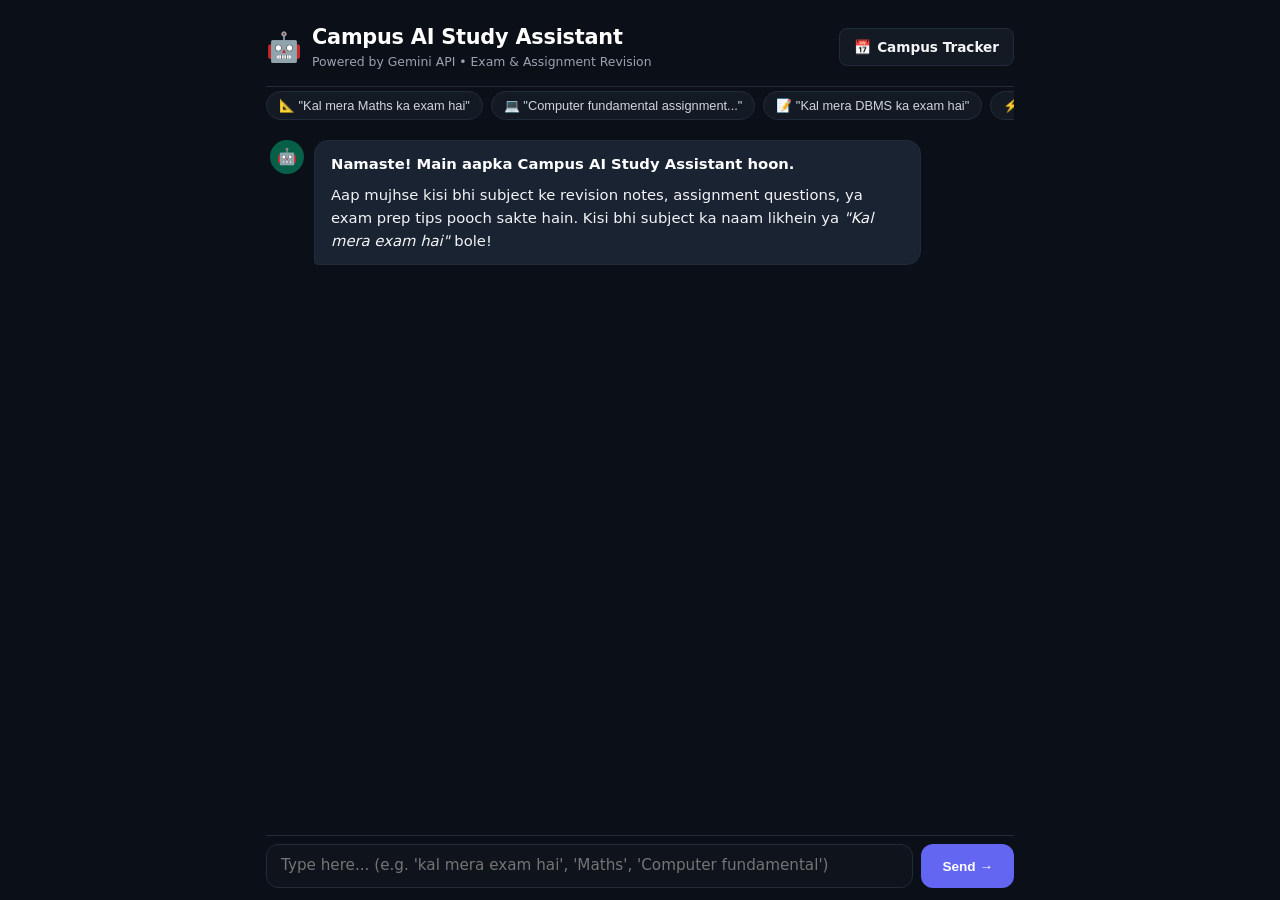
<file: chat.html>
<!DOCTYPE html>
<html lang="en">

<head>
  <meta charset="UTF-8">
  <meta name="viewport" content="width=device-width, initial-scale=1.0">
  <title>Campus AI Study Assistant</title>
  <style>
    :root {
      --bg: #0B0F17;
      --card: #141A24;
      --card-hover: #1A2230;
      --primary: #6366F1;
      --primary-dark: #4F46E5;
      --text: #F3F4F6;
      --muted: #9CA3AF;
      --border: #222B3A;
      --red: #EF4444;
      --amber: #F59E0B;
      --green: #10B981;
      --input-bg: #0E131C;
      --user-msg-bg: #4F46E5;
      --bot-msg-bg: #1A2332;
    }

    *,
    *::before,
    *::after {
      box-sizing: border-box;
      margin: 0;
      padding: 0;
    }

    body {
      background: var(--bg);
      color: var(--text);
      font-family: system-ui, -apple-system, "Segoe UI", Roboto, Arial, sans-serif;
      line-height: 1.5;
      min-height: 100vh;
      display: flex;
      flex-direction: column;
    }

    /* Container */
    .chat-app {
      max-width: 780px;
      width: 100%;
      margin: 0 auto;
      display: flex;
      flex-direction: column;
      height: 100vh;
      padding: 12px 16px;
    }

    /* Header */
    .app-header {
      display: flex;
      align-items: center;
      justify-content: space-between;
      gap: 12px;
      padding: 10px 0 14px;
      border-bottom: 1px solid var(--border);
      flex-shrink: 0;
    }

    .brand-group {
      display: flex;
      align-items: center;
      gap: 10px;
    }

    .brand-icon {
      font-size: 1.8rem;
      line-height: 1;
    }

    .brand-title {
      font-size: 1.3rem;
      font-weight: 700;
      color: #FFFFFF;
      letter-spacing: -0.01em;
    }

    .brand-subtitle {
      font-size: 0.775rem;
      color: var(--muted);
    }

    .header-nav-btn {
      display: inline-flex;
      align-items: center;
      gap: 6px;
      padding: 6px 14px;
      border-radius: 8px;
      background: var(--card);
      border: 1px solid var(--border);
      color: var(--text);
      text-decoration: none;
      font-size: 0.85rem;
      font-weight: 600;
      transition: all 0.15s;
      min-height: 38px;
    }

    .header-nav-btn:hover {
      background: var(--card-hover);
      color: #FFFFFF;
      border-color: var(--primary);
    }

    /* Top API Key & System Instruction Panel */
    .settings-panel {
      background: var(--card);
      border: 1px solid var(--border);
      border-radius: 12px;
      padding: 12px 14px;
      margin: 12px 0;
      flex-shrink: 0;
    }

    .api-key-row {
      display: flex;
      align-items: center;
      gap: 8px;
      flex-wrap: wrap;
    }

    .key-label {
      font-size: 0.85rem;
      font-weight: 600;
      color: var(--text);
      white-space: nowrap;
    }

    .key-input-wrapper {
      flex: 1;
      min-width: 220px;
      position: relative;
    }

    .key-input {
      width: 100%;
      min-height: 38px;
      padding: 6px 36px 6px 12px;
      background: var(--input-bg);
      border: 1px solid var(--border);
      border-radius: 8px;
      color: #FFFFFF;
      font-family: monospace;
      font-size: 0.85rem;
    }

    .key-input:focus {
      outline: none;
      border-color: var(--primary);
      box-shadow: 0 0 0 3px rgba(99, 102, 241, 0.25);
    }

    .btn-toggle-key {
      position: absolute;
      right: 8px;
      top: 50%;
      transform: translateY(-50%);
      background: none;
      border: none;
      color: var(--muted);
      cursor: pointer;
      font-size: 0.9rem;
      padding: 4px;
    }

    .btn {
      display: inline-flex;
      align-items: center;
      justify-content: center;
      gap: 6px;
      min-height: 38px;
      padding: 6px 14px;
      border-radius: 8px;
      font-size: 0.85rem;
      font-weight: 600;
      cursor: pointer;
      border: 1px solid transparent;
      transition: all 0.15s;
      white-space: nowrap;
    }

    .btn-primary {
      background: var(--primary);
      color: #FFFFFF;
    }

    .btn-primary:hover {
      background: var(--primary-dark);
    }

    .btn-ghost {
      background: transparent;
      border-color: var(--border);
      color: var(--muted);
    }

    .btn-ghost:hover {
      background: var(--card-hover);
      color: #FFFFFF;
    }

    .status-indicator {
      display: inline-flex;
      align-items: center;
      gap: 6px;
      font-size: 0.775rem;
      color: var(--muted);
      margin-top: 6px;
    }

    .status-dot {
      width: 8px;
      height: 8px;
      border-radius: 50%;
      background: var(--red);
    }

    .status-dot.connected {
      background: var(--green);
      box-shadow: 0 0 8px rgba(16, 185, 129, 0.5);
    }

    .status-link {
      color: #818CF8;
      text-decoration: none;
      margin-left: 4px;
    }

    .status-link:hover {
      text-decoration: underline;
    }

    /* System Instruction Settings */
    .system-accordion {
      margin-top: 8px;
      padding-top: 8px;
      border-top: 1px dashed var(--border);
    }

    .system-accordion summary {
      cursor: pointer;
      font-size: 0.8rem;
      font-weight: 600;
      color: var(--muted);
      user-select: none;
    }

    .system-accordion summary:hover {
      color: #FFFFFF;
    }

    .system-prompt-text {
      width: 100%;
      margin-top: 8px;
      padding: 8px 10px;
      background: var(--input-bg);
      border: 1px solid var(--border);
      border-radius: 6px;
      color: #D1D5DB;
      font-size: 0.8rem;
      resize: vertical;
      line-height: 1.4;
    }

    /* Quick Suggestion Chips */
    .quick-chips-row {
      display: flex;
      gap: 8px;
      overflow-x: auto;
      padding: 4px 0 10px;
      flex-shrink: 0;
      scrollbar-width: thin;
    }

    .quick-chip {
      background: var(--card);
      border: 1px solid var(--border);
      border-radius: 999px;
      padding: 6px 12px;
      font-size: 0.8rem;
      color: #D1D5DB;
      cursor: pointer;
      white-space: nowrap;
      transition: all 0.15s;
    }

    .quick-chip:hover {
      background: var(--card-hover);
      border-color: var(--primary);
      color: #FFFFFF;
    }

    /* Chat Messages Container */
    .chat-messages {
      flex: 1;
      overflow-y: auto;
      padding: 10px 4px 16px;
      display: flex;
      flex-direction: column;
      gap: 16px;
      scrollbar-width: thin;
    }

    .message-row {
      display: flex;
      gap: 10px;
      max-width: 88%;
      animation: msgFadeIn 0.2s ease-out forwards;
    }

    @keyframes msgFadeIn {
      from {
        opacity: 0;
        transform: translateY(6px);
      }

      to {
        opacity: 1;
        transform: translateY(0);
      }
    }

    .message-row.user {
      align-self: flex-end;
      flex-direction: row-reverse;
    }

    .message-row.bot {
      align-self: flex-start;
    }

    .avatar {
      width: 34px;
      height: 34px;
      border-radius: 50%;
      display: flex;
      align-items: center;
      justify-content: center;
      font-size: 1rem;
      flex-shrink: 0;
    }

    .avatar.user-avatar {
      background: #4338CA;
      color: #FFFFFF;
    }

    .avatar.bot-avatar {
      background: #065F46;
      color: #FFFFFF;
    }

    .message-bubble {
      padding: 12px 16px;
      border-radius: 14px;
      font-size: 0.925rem;
      line-height: 1.55;
      word-break: break-word;
    }

    .message-row.user .message-bubble {
      background: var(--user-msg-bg);
      color: #FFFFFF;
      border-bottom-right-radius: 4px;
    }

    .message-row.bot .message-bubble {
      background: var(--bot-msg-bg);
      color: #F3F4F6;
      border: 1px solid var(--border);
      border-bottom-left-radius: 4px;
    }

    /* Markdown inside bot bubble */
    .message-bubble p {
      margin-bottom: 8px;
    }

    .message-bubble p:last-child {
      margin-bottom: 0;
    }

    .message-bubble strong {
      color: #FFFFFF;
      font-weight: 700;
    }

    .message-bubble ul,
    .message-bubble ol {
      margin: 6px 0 10px 20px;
    }

    .message-bubble li {
      margin-bottom: 4px;
    }

    .message-bubble h1,
    .message-bubble h2,
    .message-bubble h3 {
      color: #FFFFFF;
      margin: 10px 0 6px;
      font-size: 1.05rem;
    }

    .message-bubble code {
      background: rgba(0, 0, 0, 0.4);
      padding: 2px 6px;
      border-radius: 4px;
      font-family: monospace;
      font-size: 0.85em;
    }

    .message-bubble pre {
      background: #0D121B;
      padding: 10px;
      border-radius: 8px;
      overflow-x: auto;
      margin: 8px 0;
      border: 1px solid var(--border);
    }

    .message-bubble pre code {
      background: none;
      padding: 0;
    }

    /* Typing indicator */
    .typing-indicator {
      display: flex;
      align-items: center;
      gap: 5px;
      padding: 8px 12px;
    }

    .typing-dot {
      width: 7px;
      height: 7px;
      background: var(--muted);
      border-radius: 50%;
      animation: typingBounce 1.2s infinite ease-in-out;
    }

    .typing-dot:nth-child(2) {
      animation-delay: 0.2s;
    }

    .typing-dot:nth-child(3) {
      animation-delay: 0.4s;
    }

    @keyframes typingBounce {

      0%,
      80%,
      100% {
        transform: translateY(0);
        opacity: 0.4;
      }

      40% {
        transform: translateY(-5px);
        opacity: 1;
      }
    }

    /* Chat Input Form */
    .chat-input-area {
      flex-shrink: 0;
      padding-top: 8px;
      border-top: 1px solid var(--border);
    }

    .input-form {
      display: flex;
      gap: 8px;
      align-items: flex-end;
    }

    .chat-textarea {
      flex: 1;
      min-height: 44px;
      max-height: 120px;
      padding: 10px 14px;
      background: var(--input-bg);
      border: 1px solid var(--border);
      border-radius: 12px;
      color: #FFFFFF;
      font-family: inherit;
      font-size: 0.95rem;
      line-height: 1.4;
      resize: none;
    }

    .chat-textarea:focus {
      outline: none;
      border-color: var(--primary);
      box-shadow: 0 0 0 3px rgba(99, 102, 241, 0.3);
    }

    .btn-send {
      min-height: 44px;
      padding: 0 20px;
      border-radius: 12px;
      font-weight: 700;
    }
  </style>
</head>

<body>
  <div class="chat-app">
    <!-- Header -->
    <header class="app-header">
      <div class="brand-group">
        <span class="brand-icon" aria-hidden="true">🤖</span>
        <div>
          <h1 class="brand-title">Campus AI Study Assistant</h1>
          <p class="brand-subtitle">Powered by Gemini API &bull; Exam &amp; Assignment Revision</p>
        </div>
      </div>
      <a href="index.html" class="header-nav-btn" aria-label="Go to Campus Tracker">
        <span aria-hidden="true">📅</span> Campus Tracker
      </a>
    </header>

    <!-- Top API Key & System Instruction Input Box -->
    <section class="settings-panel" aria-label="Gemini API Configuration" hidden>
      <div class="api-key-row">
        <label for="apiKeyInput" class="key-label">🔑 Gemini API Key:</label>
        <div class="key-input-wrapper">
          <input type="password" id="apiKeyInput" class="key-input"
            placeholder="AIzaSy... (Paste your Google Gemini API key)" autocomplete="off">
          <button type="button" id="btnToggleKeyVisibility" class="btn-toggle-key"
            aria-label="Show or hide API key">👁️</button>
        </div>
        <button type="button" id="btnSaveKey" class="btn btn-primary">Save Key</button>
        <button type="button" id="btnClearChat" class="btn btn-ghost" title="Clear chat history">Clear Chat</button>
      </div>

      <div class="status-indicator">
        <span id="keyStatusDot" class="status-dot"></span>
        <span id="keyStatusText">API key not entered</span>
        <a href="https://aistudio.google.com/app/apikey" target="_blank" rel="noopener noreferrer" class="status-link">
          (Get a free Gemini API key &rarr;)
        </a>
      </div>

      <!-- System Instruction Settings (Configured exactly as requested) -->
      <details class="system-accordion">
        <summary>⚙️ View / Edit System Instruction</summary>
        <textarea id="systemPromptInput" class="system-prompt-text"
          rows="3">Aap ek friendly aur intelligent college study assistant hain. Jab bhi user type kare 'kal mera exam hai', 'assignment submit karna hai', 'assignment hai', ya kisi bhi subject (jaise Maths, Computer fundamental, DBMS, OS, Python, etc.) ka naam likhe, toh sabse pehle aage se zaroor poochein: 'Kya main aapki exam/assignment prep me koi help kar sakta hoon?' aur fir turant comprehensive revision notes, important questions, formulas aur clear answers dein. Tone polite, helpful aur encouraging Hinglish me rakhein.</textarea>
      </details>
    </section>

    <!-- Quick Prompt Suggestions -->
    <div class="quick-chips-row" aria-label="Sample message shortcuts">
      <button type="button" class="quick-chip" data-prompt="Kal mera Maths ka exam hai">📐 "Kal mera Maths ka exam
        hai"</button>
      <button type="button" class="quick-chip" data-prompt="Computer fundamental assignment submit karna hai">💻
        "Computer fundamental assignment..."</button>
      <button type="button" class="quick-chip" data-prompt="Kal mera DBMS ka exam hai">📝 "Kal mera DBMS ka exam
        hai"</button>
      <button type="button" class="quick-chip" data-prompt="Operating Systems important questions">⚡ "Operating Systems
        questions"</button>
    </div>

    <!-- Chat Messages Scroll Container -->
    <main id="chatMessages" class="chat-messages" role="log" aria-live="polite">
      <!-- Welcome Message -->
      <div class="message-row bot">
        <div class="avatar bot-avatar" aria-hidden="true">🤖</div>
        <div class="message-bubble">
          <p><strong>Namaste! Main aapka Campus AI Study Assistant hoon.</strong></p>
          <p>Aap mujhse kisi bhi subject ke revision notes, assignment questions, ya exam prep tips pooch sakte hain.
            Kisi bhi subject ka naam likhein ya <em>"Kal mera exam hai"</em> bole!</p>
        </div>
      </div>
    </main>

    <!-- Chat Input Area -->
    <footer class="chat-input-area">
      <form id="chatForm" class="input-form">
        <textarea id="userInput" class="chat-textarea"
          placeholder="Type here... (e.g. 'kal mera exam hai', 'Maths', 'Computer fundamental')" rows="1"
          required></textarea>
        <button type="submit" id="btnSend" class="btn btn-primary btn-send">
          Send &rarr;
        </button>
      </form>
    </footer>
  </div>

  <script>
    /**
     * Campus AI Chat App - Vanilla JavaScript Implementation
     * Interacts with Google Gemini API v1beta
     */

    // Storage Keys & Default Key
    const KEY_STORAGE_NAME = 'campus_gemini_api_key';
    const SYSTEM_PROMPT_KEY = 'campus_gemini_system_prompt';
    const DEFAULT_API_KEY = 'AQ.Ab8RN6J7Damsuasdw0jzAU7cOZyTQjDUtzwQxEWV2HAI5TlOMw';

    // Conversation history for context retention
    const conversationHistory = [];

    // DOM References
    const apiKeyInput = document.getElementById('apiKeyInput');
    const btnToggleKeyVisibility = document.getElementById('btnToggleKeyVisibility');
    const btnSaveKey = document.getElementById('btnSaveKey');
    const keyStatusDot = document.getElementById('keyStatusDot');
    const keyStatusText = document.getElementById('keyStatusText');
    const systemPromptInput = document.getElementById('systemPromptInput');
    const chatMessages = document.getElementById('chatMessages');
    const chatForm = document.getElementById('chatForm');
    const userInput = document.getElementById('userInput');
    const btnSend = document.getElementById('btnSend');
    const btnClearChat = document.getElementById('btnClearChat');

    /**
     * Updates the UI status of the API key.
     * @param {boolean} hasKey - Whether a key is present.
     */
    function updateKeyStatus(hasKey) {
      if (hasKey) {
        keyStatusDot.classList.add('connected');
        keyStatusText.textContent = 'API key saved & ready (Gemini Flash)';
      } else {
        keyStatusDot.classList.remove('connected');
        keyStatusText.textContent = 'API key required to chat';
      }
    }

    /**
     * Loads saved API key and system prompt from localStorage.
     */
    function loadSavedSettings() {
      const savedKey = localStorage.getItem(KEY_STORAGE_NAME) || DEFAULT_API_KEY;
      if (savedKey) {
        apiKeyInput.value = savedKey;
        try { localStorage.setItem(KEY_STORAGE_NAME, savedKey); } catch (e) { }
        updateKeyStatus(true);
      } else {
        updateKeyStatus(false);
      }

      const savedPrompt = localStorage.getItem(SYSTEM_PROMPT_KEY);
      if (savedPrompt) {
        systemPromptInput.value = savedPrompt;
      }
    }

    /**
     * Saves API key to localStorage.
     */
    function handleSaveKey() {
      const keyVal = apiKeyInput.value.trim();
      if (!keyVal) {
        localStorage.removeItem(KEY_STORAGE_NAME);
        updateKeyStatus(false);
        alert('API key cleared.');
        return;
      }
      localStorage.setItem(KEY_STORAGE_NAME, keyVal);
      localStorage.setItem(SYSTEM_PROMPT_KEY, systemPromptInput.value.trim());
      updateKeyStatus(true);
      alert('Gemini API key saved securely in your browser!');
    }

    /**
     * Toggles visibility of the API key field (password vs text).
     */
    function toggleKeyVisibility() {
      if (apiKeyInput.type === 'password') {
        apiKeyInput.type = 'text';
        btnToggleKeyVisibility.textContent = '🔒';
      } else {
        apiKeyInput.type = 'password';
        btnToggleKeyVisibility.textContent = '👁️';
      }
    }

    /**
     * Converts basic Markdown to HTML safely.
     * @param {string} text - Raw markdown text.
     * @returns {string} Sanitized HTML string.
     */
    function renderMarkdown(text) {
      if (!text) return '';

      // Escape raw HTML entities
      let safe = text
        .replace(/&/g, '&amp;')
        .replace(/</g, '&lt;')
        .replace(/>/g, '&gt;');

      // Code blocks (```code```)
      safe = safe.replace(/```([\s\S]*?)```/g, '<pre><code>$1</code></pre>');

      // Inline code (`code`)
      safe = safe.replace(/`([^`]+)`/g, '<code>$1</code>');

      // Bold (**text**)
      safe = safe.replace(/\*\*([^*]+)\*\*/g, '<strong>$1</strong>');

      // Italic (*text*)
      safe = safe.replace(/\*([^*]+)\*/g, '<em>$1</em>');

      // Headings (### Header)
      safe = safe.replace(/^### (.*$)/gim, '<h3>$1</h3>');
      safe = safe.replace(/^## (.*$)/gim, '<h2>$1</h2>');
      safe = safe.replace(/^# (.*$)/gim, '<h1>$1</h1>');

      // Bullet points (- or * )
      safe = safe.replace(/^\s*[\-\*]\s+(.*)$/gim, '<li>$1</li>');
      safe = safe.replace(/(<li>.*<\/li>)/gims, '<ul>$1</ul>');

      // Line breaks into paragraphs
      const paragraphs = safe.split(/\n\n+/).map(p => {
        p = p.trim();
        if (p.startsWith('<ul>') || p.startsWith('<h1>') || p.startsWith('<h2>') || p.startsWith('<h3>') || p.startsWith('<pre>')) {
          return p;
        }
        return `<p>${p.replace(/\n/g, '<br>')}</p>`;
      });

      return paragraphs.join('');
    }

    /**
     * Appends a message bubble to the chat container.
     * @param {'user'|'bot'} sender - Message sender.
     * @param {string} text - Message text.
     */
    function appendMessage(sender, text) {
      const row = document.createElement('div');
      row.className = `message-row ${sender}`;

      const avatar = document.createElement('div');
      avatar.className = `avatar ${sender}-avatar`;
      avatar.textContent = sender === 'user' ? '👤' : '🤖';

      const bubble = document.createElement('div');
      bubble.className = 'message-bubble';

      if (sender === 'user') {
        bubble.textContent = text;
      } else {
        bubble.innerHTML = renderMarkdown(text);
      }

      row.appendChild(avatar);
      row.appendChild(bubble);
      chatMessages.appendChild(row);

      // Auto scroll to bottom
      chatMessages.scrollTop = chatMessages.scrollHeight;
    }

    /**
     * Shows typing indicator bubble.
     * @returns {HTMLElement} The typing indicator row.
     */
    function showTypingIndicator() {
      const row = document.createElement('div');
      row.className = 'message-row bot';
      row.id = 'typingRow';

      const avatar = document.createElement('div');
      avatar.className = 'avatar bot-avatar';
      avatar.textContent = '🤖';

      const bubble = document.createElement('div');
      bubble.className = 'message-bubble typing-indicator';

      bubble.innerHTML = '<span class="typing-dot"></span><span class="typing-dot"></span><span class="typing-dot"></span>';

      row.appendChild(avatar);
      row.appendChild(bubble);
      chatMessages.appendChild(row);
      chatMessages.scrollTop = chatMessages.scrollHeight;

      return row;
    }

    /**
     * Removes typing indicator.
     */
    function removeTypingIndicator() {
      const typingEl = document.getElementById('typingRow');
      if (typingEl) typingEl.remove();
    }

    /**
     * Calls Google Gemini API v1beta.
     * @param {string} userMessage - The user prompt.
     */
    async function callGeminiAPI(userMessage) {
      const apiKey = apiKeyInput.value.trim() || localStorage.getItem(KEY_STORAGE_NAME);
      if (!apiKey) {
        appendMessage('bot', '⚠️ **API Key Missing**: Kripya upar apna Gemini API key daalein aur "Save Key" dabayein.');
        apiKeyInput.focus();
        return;
      }

      const systemPrompt = systemPromptInput.value.trim();

      // Add to local history
      conversationHistory.push({
        role: 'user',
        parts: [{ text: userMessage }]
      });

      showTypingIndicator();
      btnSend.disabled = true;

      // Verified working model for Gemini v1beta
      const modelName = 'gemini-flash-lite-latest';
      const endpoint = `https://generativelanguage.googleapis.com/v1beta/models/${modelName}:generateContent?key=${apiKey}`;

      const requestBody = {
        system_instruction: {
          parts: [{ text: systemPrompt }]
        },
        contents: conversationHistory,
        generationConfig: {
          temperature: 0.7,
          maxOutputTokens: 2048
        }
      };

      try {
        const response = await fetch(endpoint, {
          method: 'POST',
          headers: {
            'Content-Type': 'application/json'
          },
          body: JSON.stringify(requestBody)
        });

        const data = await response.json();
        removeTypingIndicator();

        if (!response.ok) {
          const errorMsg = data.error?.message || 'Gemini API call failed.';
          appendMessage('bot', `❌ **API Error (${response.status})**: ${errorMsg}`);
          conversationHistory.pop();
          return;
        }

        const candidate = data.candidates?.[0];
        const botReply = candidate?.content?.parts?.[0]?.text;

        if (botReply) {
          conversationHistory.push({
            role: 'model',
            parts: [{ text: botReply }]
          });
          appendMessage('bot', botReply);
        } else {
          appendMessage('bot', '⚠️ Koi response prapt nahi hua. Kripya dobara koshish karein.');
        }

      } catch (err) {
        removeTypingIndicator();
        console.error('Fetch error:', err);
        appendMessage('bot', `⚠️ **Network Error**: Server se connect nahi ho saka. Kripya apna internet connection check karein.`);
        conversationHistory.pop();
      } finally {
        btnSend.disabled = false;
        userInput.focus();
      }
    }

    /**
     * Handles chat form submit.
     * @param {Event} e - Form event.
     */
    function handleSubmit(e) {
      e.preventDefault();
      const text = userInput.value.trim();
      if (!text) return;

      appendMessage('user', text);
      userInput.value = '';
      userInput.style.height = 'auto';

      callGeminiAPI(text);
    }

    /**
     * Clears chat history.
     */
    function handleClearChat() {
      conversationHistory.length = 0;
      chatMessages.innerHTML = `
        <div class="message-row bot">
          <div class="avatar bot-avatar">🤖</div>
          <div class="message-bubble">
            <p><strong>Chat reset ho gayi hai.</strong></p>
            <p>Aap mujhse naye sawal, exam revision ya notes pooch sakte hain!</p>
          </div>
        </div>
      `;
    }

    // Event Listeners
    chatForm.addEventListener('submit', handleSubmit);
    btnSaveKey.addEventListener('click', handleSaveKey);
    btnToggleKeyVisibility.addEventListener('click', toggleKeyVisibility);
    btnClearChat.addEventListener('click', handleClearChat);

    // Auto-resize textarea as user types
    userInput.addEventListener('input', () => {
      userInput.style.height = 'auto';
      userInput.style.height = Math.min(userInput.scrollHeight, 120) + 'px';
    });

    // Enter sends message, Shift+Enter adds newline
    userInput.addEventListener('keydown', (e) => {
      if (e.key === 'Enter' && !e.shiftKey) {
        e.preventDefault();
        chatForm.dispatchEvent(new Event('submit', { cancelable: true }));
      }
    });

    // Quick Chips Clicks
    document.querySelectorAll('.quick-chip').forEach(chip => {
      chip.addEventListener('click', () => {
        const prompt = chip.getAttribute('data-prompt');
        userInput.value = prompt;
        userInput.focus();
        chatForm.dispatchEvent(new Event('submit', { cancelable: true }));
      });
    });

    // Initialize on load
    loadSavedSettings();
  </script>
</body>

</html>
</file>
